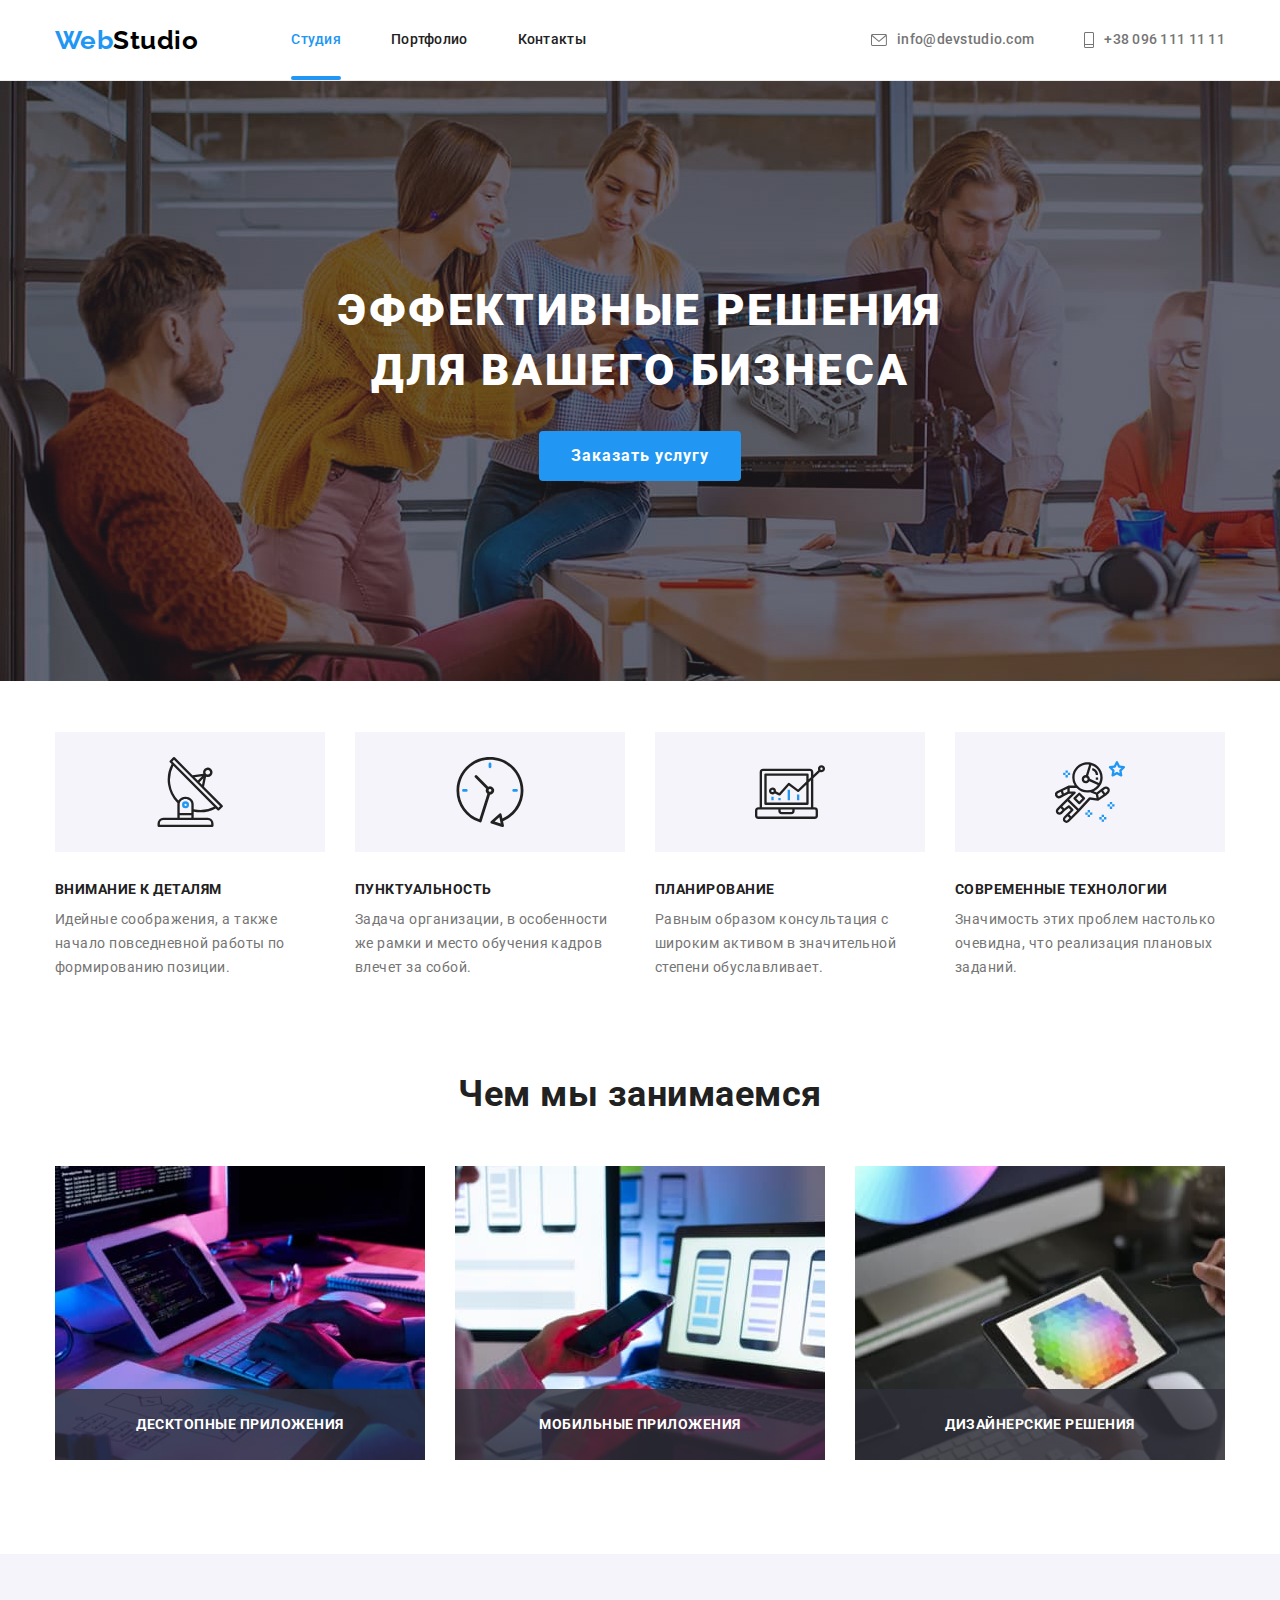
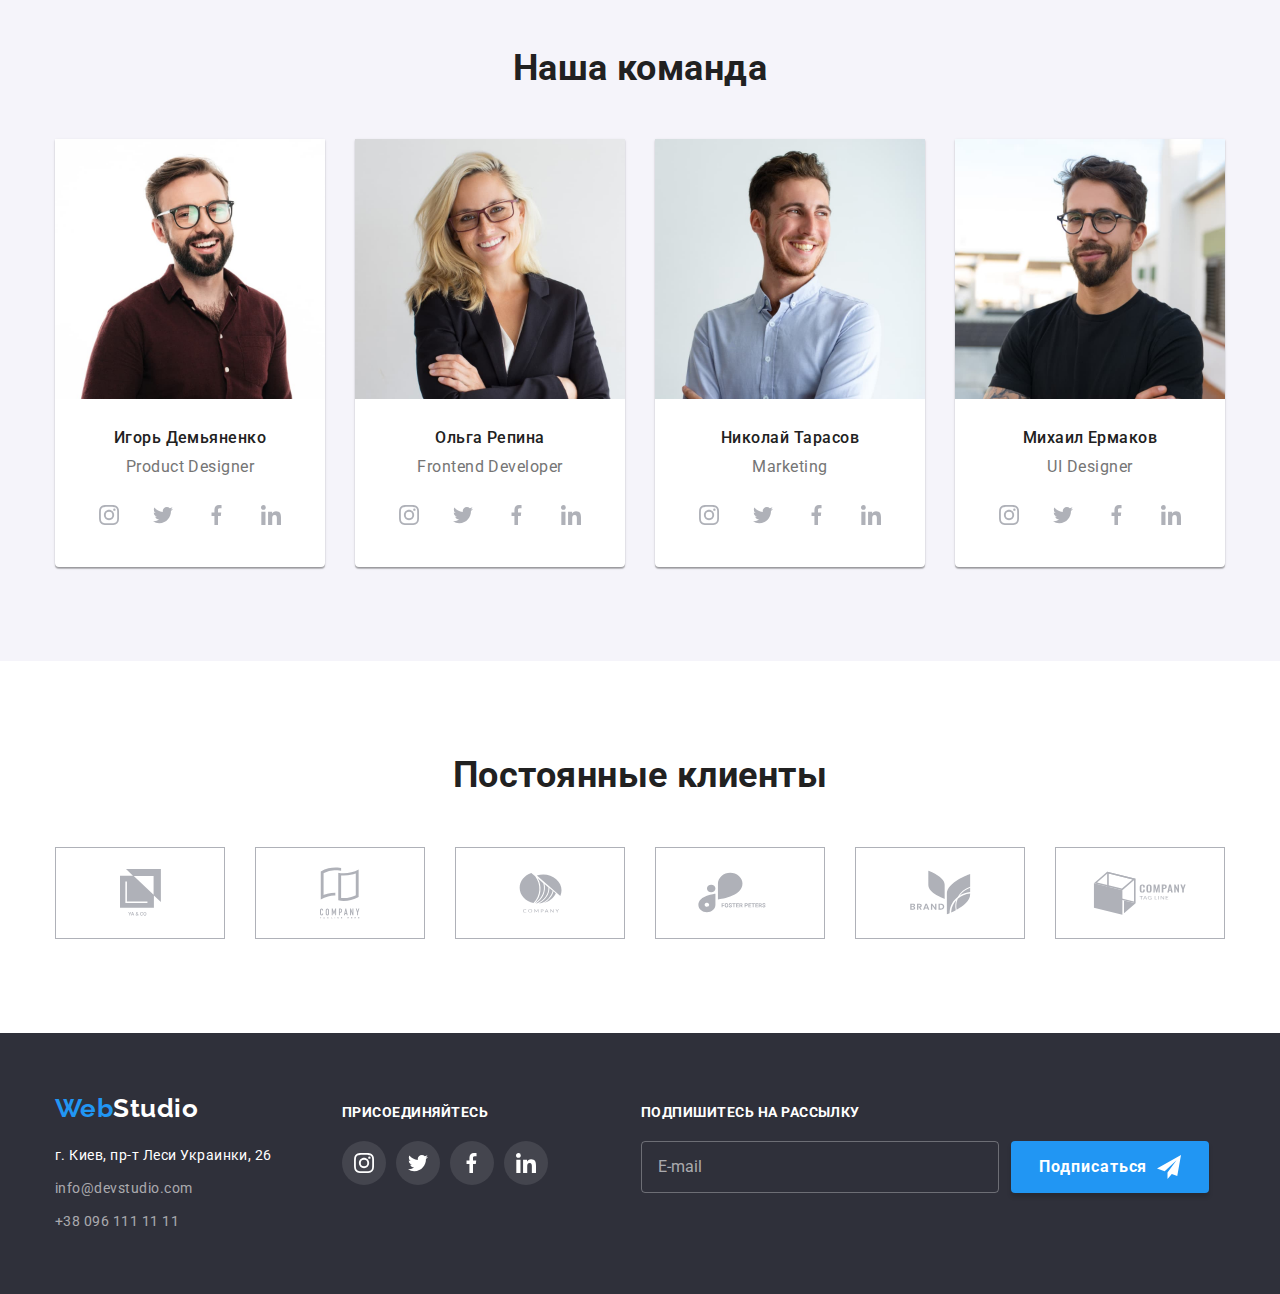
<file: index.html>
<!DOCTYPE html>
<html lang="ru">
  <head>
    <meta charset="UTF-8" />
    <meta http-equiv="X-UA-Compatible" content="IE=edge" />
    <meta name="viewport" content="width=device-width, initial-scale=1.0" />
    <title>WebStudio</title>
    <link rel="preconnect" href="https://fonts.gstatic.com" />
    <link
      href="https://fonts.googleapis.com/css2?family=Raleway:wght@700&family=Roboto:wght@400;500;700;900&display=swap"
      rel="stylesheet"
    />
    <link
      rel="stylesheet"
      href="https://cdnjs.cloudflare.com/ajax/libs/modern-normalize/1.0.0/modern-normalize.min.css"
    />
    <link rel="stylesheet" href="./css/main.min.css" />
  </head>

  <body>
    <!--Шапка-->
    <header class="page-header">
      <div class="container header">
        <nav class="navigation">
          <a href="" lang="en" class="logo link"><span class="logo--first-part">Web</span>Studio</a>
          <ul class="nav-menu link">
            <li class="nav-menu__item">
              <a href="" class="nav-menu__link nav-menu__link--current link">Студия</a>
            </li>
            <li class="nav-menu__item">
              <a href="./portfolio.html" class="nav-menu__link link">Портфолио</a>
            </li>
            <li class="nav-menu__item">
              <a href="" class="nav-menu__link link">Контакты</a>
            </li>
          </ul>
        </nav>
        <ul class="contact-list link">
          <li class="contact-list__item">
            <a href="mailto:info@devstudio.com" class="contact-list__link link">
              <svg class="contact-list__icon" width="16" height="12">
                <use href="./images/icons.svg#icon-envelope"></use>
              </svg>
              info@devstudio.com
            </a>
          </li>
          <li class="contact-list__item">
            <a href="tel:+380961111111" class="contact-list__link link">
              <svg class="contact-list__icon" width="10" height="16">
                <use href="./images/icons.svg#icon-phone"></use>
              </svg>
              +38 096 111 11 11
            </a>
          </li>
        </ul>
      </div>
    </header>

    <main>
      <!--Секция для заказа услуг-->
      <section class="hero-section">
        <div class="hero-section__image">
          <h1 class="hero-section__title">
            Эффективные решения<br />
            для вашего бизнеса
          </h1>
          <button type="button" class="hero-section__oder-button" data-modal-open>Заказать услугу</button>
        </div>             
      </section>
      <!--Особенности оказания услуг-->
      <section class="features-section section">
        <div class="container"> 
          <h2 class="features-section__title hidden">Особенности оказания услуг</h2>
          <ul class="features-list">
            <li class="features-list__item">
              <div class="features-list__item--icon-background">
                <svg class="features-list__icon">
                  <use href="./images/icons.svg#icon-antenna"></use>
                </svg>
              </div>
              <h3 class="features-list__title">Внимание к деталям</h3>
              <p class="features-list__discription">
                Идейные соображения, а также начало повседневной работы по формированию позиции.
              </p>
            </li>
            <li class="features-list__item">
              <div class="features-list__item--icon-background">
                <svg class="features-list__icon">
                  <use href="./images/icons.svg#icon-clock"></use>
                </svg>
              </div>
              <h3 class="features-list__title">Пунктуальность</h3>
              <p class="features-list__discription">
                Задача организации, в особенности же рамки и место обучения кадров влечет за собой.
              </p>
            </li>
            <li class="features-list__item">
              <div class="features-list__item--icon-background">
                <svg class="features-list__icon">
                  <use href="./images/icons.svg#icon-diagram"></use>
                </svg>
              </div>
              <h3 class="features-list__title">Планирование</h3>
              <p class="features-list__discription">
                Равным образом консультация с широким активом в значительной степени обуславливает.
              </p>
            </li>
            <li class="features-list__item">
              <div class="features-list__item--icon-background">
                <svg class="features-list__icon">
                  <use href="./images/icons.svg#icon-astronaut"></use>
                </svg>
              </div>
              <h3 class="features-list__title">Современные технологии</h3>
              <p class="features-list__discription">
                Значимость этих проблем настолько очевидна, что реализация плановых заданий.
              </p>
            </li>
          </ul>
        </div>
      </section>
      <!--Перечень услуг-->
      <section class="services-section section">
        <div class="container">
          <h2 class="services-section__title">Чем мы занимаемся</h2>
          <ul class="services-list">
            <li class="services-list__item">
              <img src="./images/box_1.jpg" alt="Человек работает на компьютере" width="370" />
              <h3 class="services-list__title">Десктопные приложения</h3>
            </li>
            <li class="services-list__item">
              <img src="./images/img.jpg" alt="Человек синхронизирует смартфон с ноутбуком" width="370"/>
              <h3 class="services-list__title">Мобильные приложения</h3>              
            </li>
            <li class="services-list__item">
              <img src="./images/box_3.jpg" alt="Человек выберает палитру на планшете" width="370" />              
              <h3 class="services-list__title">Дизайнерские решения</h3>              
            </li>
          </ul>
        </div>  
      </section>
      <!--Сотрудники-->
      <section class="employees-section section">
        <div class="container">
          <h2 class="employees-section__title">Наша команда</h2>
          <ul class="employees-cards">
            <li class="employees-cards__item">
              <img src="./images/img_(4).jpg" alt="Дизайнер компании" width="270" />
              <div class="employees-cards__caption">
                <h3 class="employees-cards__title">Игорь Демьяненко</h3>
                <p  class="employees-cards__text" lang="en">Product Designer</p>
                <ul class="employee-social-links">
                  <li class="employee-social-links__item">
                    <a class="social-link" href="https://www.instagram.com/">
                      <svg class="social-link__icon">
                        <use href="./images/icons.svg#icon-instagram"></use>
                      </svg>
                    </a>
                  </li>
                  <li class="employee-social-links__item">
                    <a class="social-link" href="">
                      <svg class="social-link__icon">
                        <use href="./images/icons.svg#icon-twitter"></use>
                      </svg>
                    </a>
                  </li>
                  <li class="employee-social-links__item">
                    <a class="social-link" href="">
                      <svg class="social-link__icon">
                        <use href="./images/icons.svg#icon-facebook"></use>
                      </svg>
                    </a>
                  </li>
                  <li class="employee-social-links__item">
                    <a class="social-link" href="">
                      <svg class="social-link__icon">
                        <use href="./images/icons.svg#icon-linkedin"></use>
                      </svg>
                    </a>
                  </li>
                </ul>  
              </div>                          
            </li>
            <li class="employees-cards__item">
              <img src="./images/img_(1)(1).jpg" alt="Frontend разработчик компании" width="270" />
              <div class="employees-cards__caption">
                <h3 class="employees-cards__title">Ольга Репина</h3>
                <p  class="employees-cards__text" lang="en">Frontend Developer</p>
                <ul class="employee-social-links">
                  <li class="employee-social-links__item">
                    <a class="social-link" href="https://www.instagram.com/">
                      <svg class="social-link__icon">
                        <use href="./images/icons.svg#icon-instagram"></use>
                      </svg>
                    </a>
                  </li>
                  <li class="employee-social-links__item">
                    <a class="social-link" href="">
                      <svg class="social-link__icon">
                        <use href="./images/icons.svg#icon-twitter"></use>
                      </svg>
                    </a>
                  </li>
                  <li class="employee-social-links__item">
                    <a class="social-link" href="">
                      <svg class="social-link__icon">
                        <use href="./images/icons.svg#icon-facebook"></use>
                      </svg>
                    </a>
                  </li>
                  <li class="employee-social-links__item">
                    <a class="social-link" href="">
                      <svg class="social-link__icon">
                        <use href="./images/icons.svg#icon-linkedin"></use>
                      </svg>
                    </a>
                  </li>
                </ul>  
              </div>              
            </li>
            <li class="employees-cards__item">
              <img src="./images/img_(2)(1).jpg" alt="Маркетолог компании" width="270" />
              <div class="employees-cards__caption">
                <h3 class="employees-cards__title">Николай Тарасов</h3>
                <p  class="employees-cards__text" lang="en">Marketing</p>
                <ul class="employee-social-links">
                  <li class="employee-social-links__item">
                    <a class="social-link" href="https://www.instagram.com/">
                      <svg class="social-link__icon">
                        <use href="./images/icons.svg#icon-instagram"></use>
                      </svg>
                    </a>
                  </li>
                  <li class="employee-social-links__item">
                    <a class="social-link" href="">
                      <svg class="social-link__icon">
                        <use href="./images/icons.svg#icon-twitter"></use>
                      </svg>
                    </a>
                  </li>
                  <li class="employee-social-links__item">
                    <a class="social-link" href="">
                      <svg class="social-link__icon">
                        <use href="./images/icons.svg#icon-facebook"></use>
                      </svg>
                    </a>
                  </li>
                  <li class="employee-social-links__item">
                    <a class="social-link" href="">
                      <svg class="social-link__icon">
                        <use href="./images/icons.svg#icon-linkedin"></use>
                      </svg>
                    </a>
                  </li>
                </ul>
              </div>              
            </li>
            <li class="employees-cards__item">
              <img src="./images/img_(3)(1).jpg" alt="Дизайнер компании" width="270" />
              <div class="employees-cards__caption">
                <h3 class="employees-cards__title">Михаил Ермаков</h3>
                <p  class="employees-cards__text" lang="en">UI Designer</p>
                <ul class="employee-social-links">
                  <li class="employee-social-links__item">
                    <a class="social-link" href="https://www.instagram.com/">
                      <svg class="social-link__icon">
                        <use href="./images/icons.svg#icon-instagram"></use>
                      </svg>
                    </a>
                  </li>
                  <li class="employee-social-links__item">
                    <a class="social-link" href="">
                      <svg class="social-link__icon">
                        <use href="./images/icons.svg#icon-twitter"></use>
                      </svg>
                    </a>
                  </li>
                  <li class="employee-social-links__item">
                    <a class="social-link" href="">
                      <svg class="social-link__icon">
                        <use href="./images/icons.svg#icon-facebook"></use>
                      </svg>
                    </a>
                  </li>
                  <li class="employee-social-links__item">
                    <a class="social-link" href="">
                      <svg class="social-link__icon">
                        <use href="./images/icons.svg#icon-linkedin"></use>
                      </svg>
                    </a>
                  </li>
                </ul>
              </div>              
            </li>
          </ul>
        </div>  
      </section>
      <!--Клиенты-->
      <section class="clients-section section">
        <div class="container">
          <h2 class="clients-section__title">Постоянные клиенты</h2>
          <ul class="clients-list">
            <li class="clients-list__item">
              <a class="clients-list__link" href="">
                <svg class="clients-list__icon" width="41" height="47">
                  <use href="./images/icons.svg#icon-client1"></use>
                </svg>
              </a>
            </li>
            <li class="clients-list__item">
              <a class="clients-list__link" href="">
                <svg class="clients-list__icon" width="40" height="52">
                  <use href="./images/icons.svg#icon-client2"></use>
                </svg>
              </a>
            </li>
            <li class="clients-list__item">
              <a class="clients-list__link" href="">
                <svg class="clients-list__icon" width="43" height="41">
                  <use href="./images/icons.svg#icon-client3"></use>
                </svg>
              </a>
            </li>
            <li class="clients-list__item">
              <a class="clients-list__link" href="">
                <svg class="clients-list__icon" width="84" height="41">
                  <use href="./images/icons.svg#icon-client4"></use>
                </svg>
              </a>
            </li>
            <li class="clients-list__item">
              <a class="clients-list__link" href="">
                <svg class="clients-list__icon" width="63" height="45">
                  <use href="./images/icons.svg#icon-client5"></use>
                </svg>
              </a>
            </li>
            <li class="clients-list__item">
              <a class="clients-list__link" href="">
                <svg class="clients-list__icon" width="94" height="44">
                  <use href="./images/icons.svg#icon-client6"></use>
                </svg>
              </a>
            </li>
          </ul>
        </div>
      </section>
    </main>
    <!--Подвал-->
    <footer class="page-footer">
      <div class="footer container">
        <div class="footer-contact">
          <a href="" lang="en" class="logo logo-footer link"
            ><span class="logo--first-part">Web</span>Studio</a>
          <address class="footer-contact__address">
            г. Киев, пр-т Леси Украинки, 26
            <ul class="address-list">
              <li>
                <a href="mailto:info@devstudio.com" class="address-list__link link">info@devstudio.com</a>
              </li>
              <li class="address-list__item">
                <a href="tel:+380961111111" class="address-list__link link">+38 096 111 11 11</a>
              </li>
            </ul>
          </address>
        </div>
        <div class="footer-invitation">
          <p class="footer-invitation__text">присоединяйтесь</p>
          <ul class="footer-social-link-list">
            <li class="footer-social-links__item">
              <a class="social-link social-link--footer-colors" href="https://www.instagram.com/">
                <svg class="social-link__icon">
                  <use href="./images/icons.svg#icon-instagram"></use>
                </svg>
              </a>
            </li>
            <li class="footer-social-links__item">
              <a class="social-link social-link--footer-colors" href="">
                <svg class="social-link__icon">
                  <use href="./images/icons.svg#icon-twitter"></use>
                </svg>
              </a>
            </li>
            <li class="footer-social-links__item">
              <a class="social-link social-link--footer-colors" href="">
                <svg class="social-link__icon">
                  <use href="./images/icons.svg#icon-facebook"></use>
                </svg>
              </a>
            </li>
            <li class="footer-social-links__item">
              <a class="social-link social-link--footer-colors" href="">
                <svg class="social-link__icon">
                  <use href="./images/icons.svg#icon-linkedin"></use>
                </svg>
              </a>
            </li>
          </ul>
        </div>
        <form class="subscribing-form">
          <label for="email" class="subscribing-form__text">Подпишитесь на рассылку</label>
          <div class="subscribing-form__area">            
            <input type="email" name="email" id="email" placeholder="E-mail" class="subscribing-form__input" required/>   
            <button type="submit" class="subscribe-btn">Подписаться
              <svg class="subscribe-btn__icon" width="24" height="24">
                <use href="./images/icons.svg#icon-telegram"></use>
              </svg>
            </button>  
          </div>         
        </form> 
      
      </div>
    </footer>
    <!-- Модальное окно -->
    <div class="backdrop is-hidden" data-modal>
      <div class="modal">
        <button type="button" class="close-modal" data-modal-close>
          <svg class="close-modal__icon" width="11" height="11">
            <use href="./images/icons.svg#close-modal"></use>
          </svg>
        </button>
        <p class="modal__title">Оставьте свои данные, мы вам перезвоним</p>
        <form name="call-back-form" autocomplete="on" class="call-back-form">
          <label class="form-field">
            <span class="form-field__text">Имя</span>
            <span class="form-field__input--icon-position">
              <input class="form-field__input" type="text" name="user-name" autofocus>
              <svg class="form-field__icon">
                <use href="./images/icons.svg#icon-person-black"></use>
              </svg>
            </span>
          </label>
          <label class="form-field">
            <span class="form-field__text">Телефон</span>
            <span class="form-field__input--icon-position">
              <input class="form-field__input" type="tel" name="phone">
              <svg class="form-field__icon">
                <use href="./images/icons.svg#icon-phone-black"></use>
              </svg>
            </span>
          </label>
          <label class="form-field">
            <span class="form-field__text">Почта</span>
            <span class="form-field__input--icon-position">
              <input class="form-field__input" type="email" name="email">
              <svg class="form-field__icon">
                <use href="./images/icons.svg#icon-email-black"></use>
              </svg>
            </span>
         </label>
          <label class="form-field">
            <span class="form-field__text">Комментарий</span>
            <textarea class="form-field__textarea" name="comment" placeholder="Введите текст"></textarea>
          </label>
          <label class="agreement" for="agreement">
            <input class="checkbox" type="checkbox" name="agreement" value="agreement" id="agreement">  
            <span class="checkbox__icon"></span>
            <span class="checkbox__text">
              Соглашаюсь с рассылкой и принимаю 
              <a class="agreement__link" href="">Условия договора</a>
            </span>
          </label>          
          <button class="call-back-submit-btn" type="submit">Отправить</button>
        </form>
      </div>
    </div>   
    <script src="./js/modal.js"></script>
    
  </body>
</html>
</file>
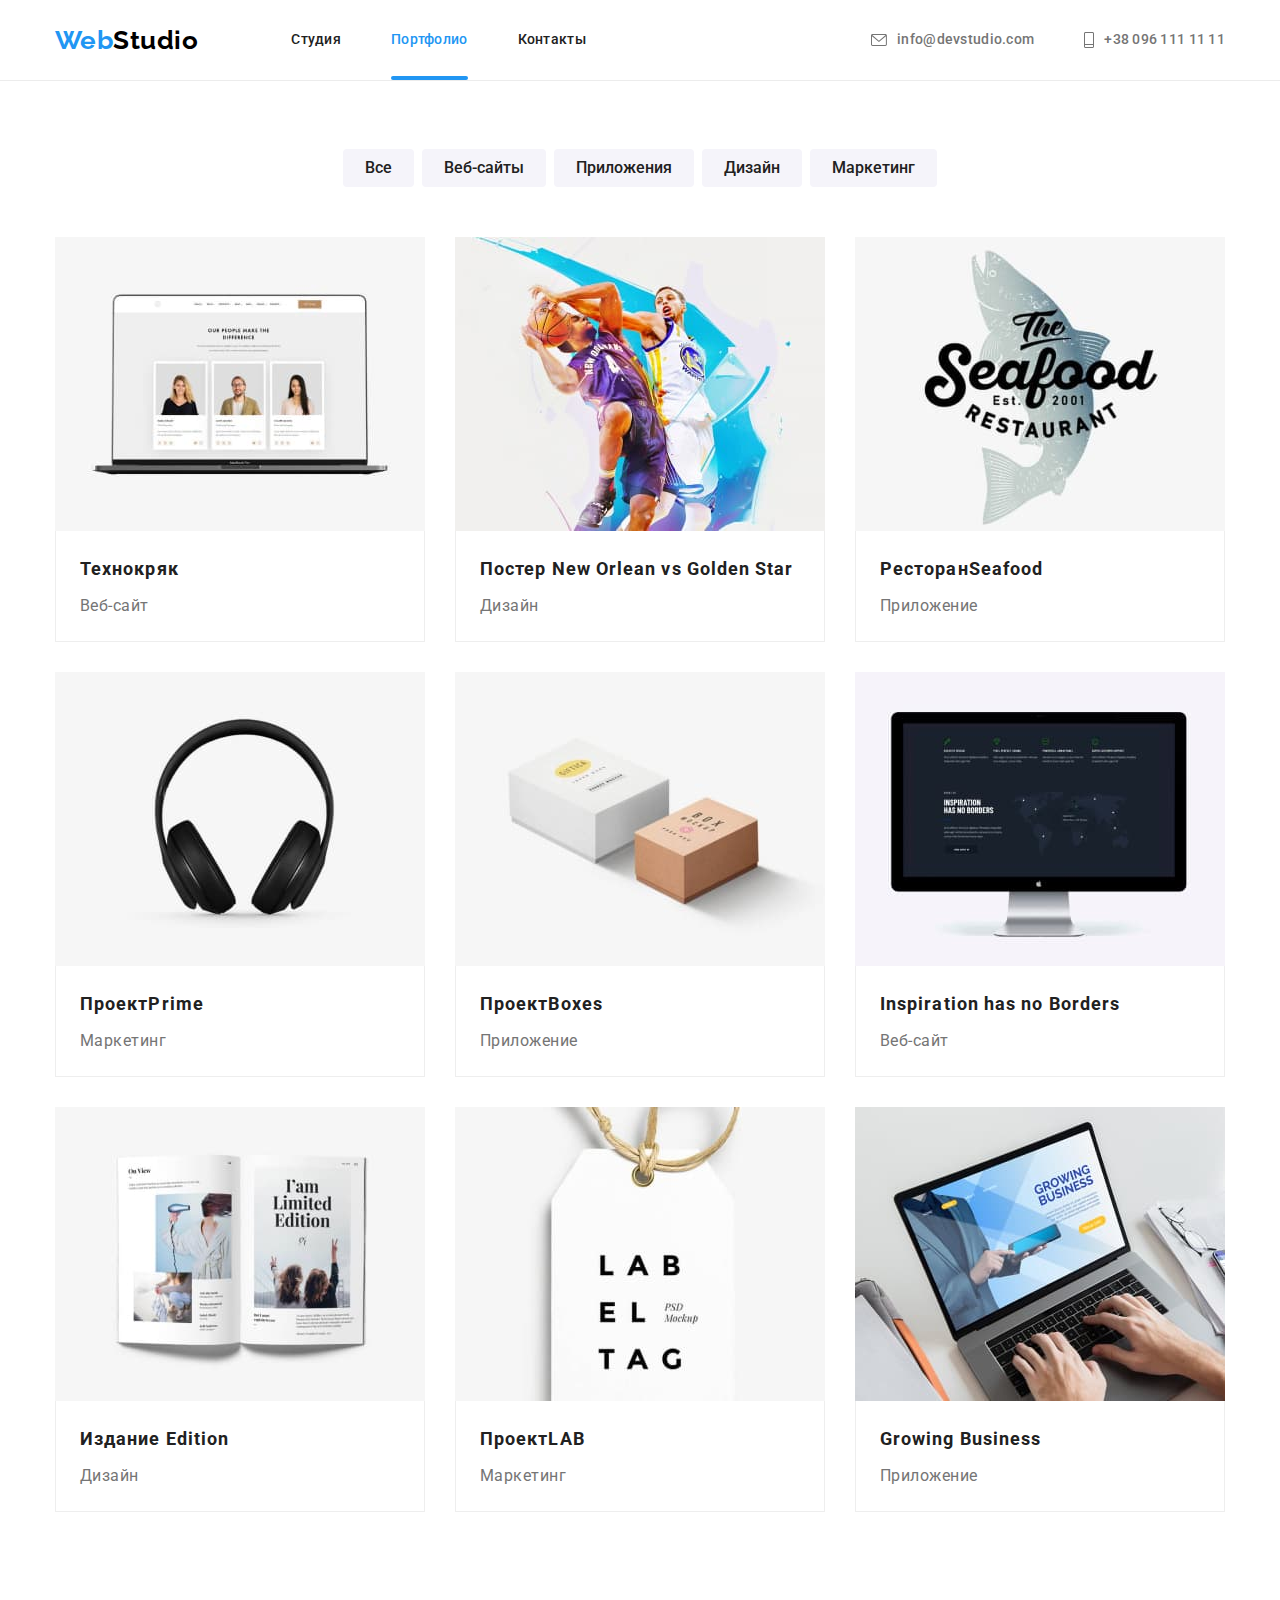
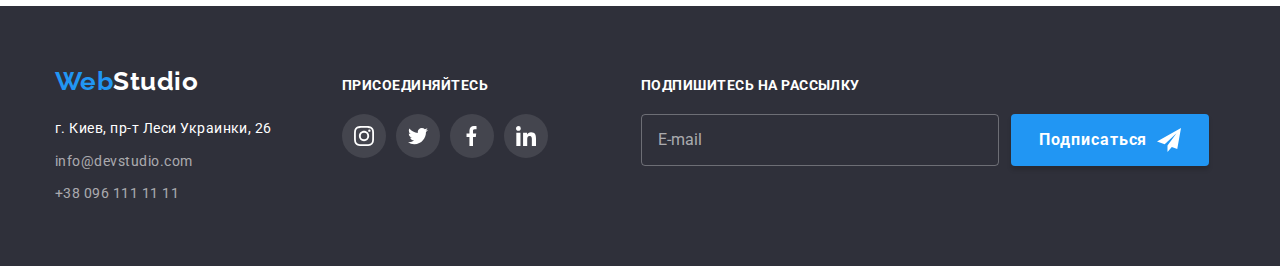
<file: portfolio.html>
<!DOCTYPE html>
<html lang="ru">
<head>
    <meta charset="UTF-8">
    <meta http-equiv="X-UA-Compatible" content="IE=edge">
    <meta name="viewport" content="width=device-width, initial-scale=1.0">
    <title>Портфолио</title>
    <link rel="preconnect" href="https://fonts.gstatic.com">
    <link href="https://fonts.googleapis.com/css2?family=Raleway:wght@700&family=Roboto:wght@400;500;700;900&display=swap"
      rel="stylesheet">
    <link rel="stylesheet" href="https://cdnjs.cloudflare.com/ajax/libs/modern-normalize/1.0.0/modern-normalize.min.css">
    <link rel="stylesheet" href="./css/main.min.css">
</head>

<body>
  <!--Шапка-->
  <header class="page-header">
    <div class="container header">
      <nav class="navigation">
        <a href="" lang="en" class="logo link"><span class="logo--first-part">Web</span>Studio</a>
        <ul class="nav-menu link">
          <li class="nav-menu__item">
            <a href="./index.html" class="nav-menu__link link">Студия</a>
          </li>
          <li class="nav-menu__item">
            <a href="" class="nav-menu__link nav-menu__link--current link">Портфолио</a>
          </li>
          <li class="nav-menu__item">
            <a href="" class="nav-menu__link link">Контакты</a>
          </li>
        </ul>
      </nav>
      <ul class="contact-list link">
        <li class="contact-list__item">
          <a href="mailto:info@devstudio.com" class="contact-list__link link">
            <svg class="contact-list__icon" width="16" height="12">
              <use href="./images/icons.svg#icon-envelope"></use>
            </svg>
            info@devstudio.com
          </a>
        </li>
        <li class="contact-list__item">
          <a href="tel:+380961111111" class="contact-list__link link">
            <svg class="contact-list__icon" width="10" height="16">
              <use href="./images/icons.svg#icon-phone"></use>
            </svg>
            +38 096 111 11 11
          </a>
        </li>
      </ul>
    </div>
  </header>
      
  <main>
    <section class="section">
      <div class="container">
        <!--скрыть заголовок-->
        <h1 class="hidden">Наши работы</h1>
        <!--Фильтр работ-->
        <ul class="filtr-button-list">
          <li class="filtr-button-list__item">
            <button type="button" class="filtr-button">Все</button>
          </li>
          <li class="filtr-button-list__item">
            <button type="button" class="filtr-button">Веб-сайты</button>
          </li>
          <li class="filtr-button-list__item">
            <button type="button" class="filtr-button">Приложения</button>
          </li>
          <li class="filtr-button-list__item">
            <button type="button" class="filtr-button">Дизайн</button>
          </li>
          <li class="filtr-button-list__item">
            <button type="button" class="filtr-button">Маркетинг</button>
          </li>
        </ul>
        <!--Галерея работ-->
        <ul class="gallery-list">
          <li class="gallery-list__item">
            <a class="gallery-list__link link" href="">
              <div class="thumb">
                <p class="thumb__overlay">Технокряк это современная площадка распространения коронавируса. Компании используют эту платформу для цифрового шпионажа и атак на защищённые сервера конкурентов.</p>
                <img src="./images/website1.jpg" alt="Открытый ноутбук" width=370 height="294">
              </div>
              <div class="thumb__caption">
                <h3 class="thumb__title">Технокряк</h3>
                <p class="thumb__discription">Веб-сайт</p>
              </div>
            </a>  
          </li>
          <li class="gallery-list__item">
            <a class="gallery-list__link link" href="">
              <div class="thumb">
                <p class="thumb__overlay">Технокряк это современная площадка распространения коронавируса. Компании используют эту платформу для цифрового шпионажа и атак на защищённые сервера конкурентов.</p>
                <img src="./images/design1.jpg" alt="Игра в баскетбол" width=370 height="294">
              </div>
              <div class="thumb__caption">
                <h3 class="thumb__title">Постер <span lang="en">New Orlean vs Golden Star</span></h3>
                <p class="thumb__discription">Дизайн</p>
              </div>              
            </a> 
          </li>
          <li class="gallery-list__item">
            <a class="gallery-list__link link" href="">
              <div class="thumb">
                <p class="thumb__overlay">Технокряк это современная площадка распространения коронавируса. Компании используют эту платформу для цифрового шпионажа и атак на защищённые сервера конкурентов.</p>
                <img src="./images/apps-restourant.jpg" alt="Логотип ресторана морепродуктов" width=370 height="294">
              </div>
              <div class="thumb__caption">
                <h3 class="thumb__title">Ресторан<span lang="en">Seafood</span></h3>
                <p class="thumb__discription">Приложение</p>
              </div>              
            </a>
          </li>
          <li class="gallery-list__item">
            <a class="gallery-list__link link" href="">
              <div class="thumb">
                <p class="thumb__overlay">Технокряк это современная площадка распространения коронавируса. Компании используют эту платформу для цифрового шпионажа и атак на защищённые сервера конкурентов.</p>
                <img src="./images/marketing-prime.jpg" alt="Наушники" width=370 height="294">
              </div>
              <div class="thumb__caption">
                <h3 class="thumb__title">Проект<span lang="en">Prime</span></h3>
                <p class="thumb__discription">Маркетинг</p>
              </div>                
            </a> 
          </li>
          <li class="gallery-list__item">
            <a class="gallery-list__link link" href="">
              <div class="thumb">
                <p class="thumb__overlay">Технокряк это современная площадка распространения коронавируса. Компании используют эту платформу для цифрового шпионажа и атак на защищённые сервера конкурентов.</p>
                <img src="./images/apps-boxes.jpg" alt="Две коробки" width=370 height="294">
              </div>
              <div class="thumb__caption">
                <h3 class="thumb__title">Проект<span lang="en">Boxes</span></h3>
                <p class="thumb__discription">Приложение</p>
              </div>              
            </a>  
          </li>
          <li class="gallery-list__item">
            <a class="gallery-list__link link" href="">
              <div class="thumb">
                <p class="thumb__overlay">Технокряк это современная площадка распространения коронавируса. Компании используют эту платформу для цифрового шпионажа и атак на защищённые сервера конкурентов.</p>
                <img src="./images/website2.jpg" alt="Монитор компьютера" width=370 height="294">
              </div>
              <div class="thumb__caption">
                <h3 lang="en" class="thumb__title">Inspiration has no Borders</h3>
                <p class="thumb__discription">Веб-сайт</p>
              </div>              
            </a>  
          </li>
          <li class="gallery-list__item">
            <a class="gallery-list__link link" href="">
              <div class="thumb">
                <p class="thumb__overlay">Технокряк это современная площадка распространения коронавируса. Компании используют эту платформу для цифрового шпионажа и атак на защищённые сервера конкурентов.</p>
                <img src="./images/design2.jpg" alt="Раскрытая книга" width=370 height="294">
              </div>              
              <div class="thumb__caption">
                <h3 class="thumb__title">Издание <span lang="en">Edition</span></h3>
                <p class="thumb__discription">Дизайн</p>
              </div>              
            </a>  
          </li>
          <li class="gallery-list__item">
            <a class="gallery-list__link link" href="">
              <div class="thumb">
                <p class="thumb__overlay">Технокряк это современная площадка распространения коронавируса. Компании используют эту платформу для цифрового шпионажа и атак на защищённые сервера конкурентов.</p>
                <img src="./images/marketing-lab.jpg" alt="Этикетка" width=370 height="294">
              </div>              
              <div class="thumb__caption">
                <h3 class="thumb__title">Проект<span lang="en">LAB</span></h3>
                <p class="thumb__discription">Маркетинг</p>
              </div>              
            </a>  
          </li>
          <li class="gallery-list__item">
            <a class="gallery-list__link link" href="">
              <div class="thumb">
                <p class="thumb__overlay">Технокряк это современная площадка распространения коронавируса. Компании используют эту платформу для цифрового шпионажа и атак на защищённые сервера конкурентов.</p>
                <img src="./images/apps-business.jpg" alt="Человек работает на ноутбуке" width=370 height="294">
              </div>              
              <div class="thumb__caption">
                <h3 lang="en" class="thumb__title">Growing Business</h3>
                <p class="thumb__discription">Приложение</p>
              </div>              
            </a>  
          </li>
        </ul>
      </div>
    </section>
  </main>

  <!--Подвал-->
  <footer class="page-footer">
    <div class="footer container">
      <div class="footer-contact">
        <a href="" lang="en" class="logo logo-footer link"><span class="logo--first-part">Web</span>Studio</a>
        <address class="footer-contact__address">
          г. Киев, пр-т Леси Украинки, 26
          <ul class="address-list">
            <li>
              <a href="mailto:info@devstudio.com" class="address-list__link link">info@devstudio.com</a>
            </li>
            <li class="address-list__item">
              <a href="tel:+380961111111" class="address-list__link link">+38 096 111 11 11</a>
            </li>
          </ul>
        </address>
      </div>
      <div class="footer-invitation">
        <p class="footer-invitation__text">присоединяйтесь</p>
        <ul class="footer-social-link-list">
          <li class="footer-social-links__item">
            <a class="social-link social-link--footer-colors" href="https://www.instagram.com/">
              <svg class="social-link__icon">
                <use href="./images/icons.svg#icon-instagram"></use>
              </svg>
            </a>
          </li>
          <li class="footer-social-links__item">
            <a class="social-link social-link--footer-colors" href="">
              <svg class="social-link__icon">
                <use href="./images/icons.svg#icon-twitter"></use>
              </svg>
            </a>
          </li>
          <li class="footer-social-links__item">
            <a class="social-link social-link--footer-colors" href="">
              <svg class="social-link__icon">
                <use href="./images/icons.svg#icon-facebook"></use>
              </svg>
            </a>
          </li>
          <li class="footer-social-links__item">
            <a class="social-link social-link--footer-colors" href="">
              <svg class="social-link__icon">
                <use href="./images/icons.svg#icon-linkedin"></use>
              </svg>
            </a>
          </li>
        </ul>
      </div>
      <form class="subscribing-form">
        <label for="email" class="subscribing-form__text">Подпишитесь на рассылку</label>
        <div class="subscribing-form__area">
          <input type="email" name="email" id="email" placeholder="E-mail" class="subscribing-form__input" required />
          <button type="submit" class="subscribe-btn">Подписаться
            <svg class="subscribe-btn__icon" width="24" height="24">
              <use href="./images/icons.svg#icon-telegram"></use>
            </svg>
          </button>
        </div>
      </form>  
    </div>
  </footer>
</body>
</html>
</file>
<file: css/main.min.css>
:root{--primery-text-color: #757575;--title-color: #212121;--white-color: #ffffff;--accent: #2196f3;--main-background-color: #ffffff;--secondary-background-color: #f5f4fa;--hero-footer-background: #2f303a;--second-part-of-logo: #000000;--phone-mail-in-footer: rgba(255, 255, 255, 0.6);--header-border: #ececec;--cards-border: #eeeeee;--social-links-color: #afb1b8;--footer-social-links-back: rgba(255, 255, 255, 0.1);--services-title-bg: rgba(47, 48, 58, 0.8);--overlay-bg: rgba(33, 150, 243, 0.9);--backdrop-color: rgba(0, 0, 0, 0.2);--action-btn-color: #188ce8;--primary-text-font: Roboto, sans-serif;--logo-text-font: Raleway, sans-serif}.header,.navigation,.nav-menu,.contact-list,.features-list,.services-list,.employees-cards,.footer,.filtr-button-list,.gallery-list{display:flex;align-items:center}.features-section__title,.services-section__title,.employees-section__title,.clients-section__title{margin-bottom:50px;color:var(--title-color);font-weight:700;font-size:36px;line-height:1.16;text-align:center}.form-field__textarea,.form-field__input{width:100%;border:1px solid rgba(33,33,33,0.2);border-radius:4px;transition:border-color 250ms cubic-bezier(0.4, 0, 0.2, 1)}ul,p{list-style:none;margin:0;padding:0}.link{text-decoration:none}h1,h2,h3,h4{margin:0}img{display:block}body{background-color:var(--main-background-color);color:var(--primery-text-color);font-family:var(--primary-text-font);letter-spacing:0.03em}.container{width:1200px;padding:0 15px;margin-left:auto;margin-right:auto}.hidden{position:absolute;width:1px;height:1px;margin:-1px;border:0;padding:0;white-space:nowrap;clip-path:inset(100%);clip:rect(0 0 0 0);overflow:hidden}.section{padding-top:94px;padding-bottom:94px}.logo{margin-right:93px;color:var(--second-part-of-logo);font-family:Raleway, sans-serif;font-weight:700;font-size:26px;line-height:1.19}.logo--first-part{color:var(--accent)}.logo-footer{margin-right:0;color:var(--white-color)}.hero-section__oder-button{padding:10px 32px;margin-left:auto;margin-right:auto;border-radius:4px;border:none;color:var(--white-color);background-color:var(--accent);font-family:inherit;font-weight:700;font-size:16px;line-height:1.87;text-align:center;letter-spacing:0.06em;cursor:pointer}.hero-section__oder-button:active{background-color:var(--action-btn-color)}.subscribe-btn{display:flex;align-items:center;padding:10px 28px;background-color:var(--accent);color:var(--white-color);font-weight:700;font-size:16px;line-height:1.87;letter-spacing:0.06em;border:none;box-shadow:0px 4px 4px rgba(0,0,0,0.15);border-radius:4px;cursor:pointer}.subscribe-btn:active{background-color:var(--action-btn-color)}.subscribe-btn__icon{margin-left:10px;fill:var(--white-color)}.call-back-submit-btn{display:block;margin-left:auto;margin-right:auto;padding:10px 55px;color:var(--white-color);background-color:var(--accent);font-family:inherit;font-weight:700;font-size:16px;line-height:1.88;text-align:center;letter-spacing:0.06em;border-radius:4px;border:none;box-shadow:0px 4px 4px rgba(0,0,0,0.15);cursor:pointer}.call-back-submit-btn:active{background-color:var(--action-btn-color)}.filtr-button{padding:6px 22px;color:var(--title-color);background-color:var(--secondary-background-color);font-family:inherit;font-weight:500;font-size:16px;line-height:1.62;cursor:pointer;border:none;border-radius:4px;transition:background-color 250ms cubic-bezier(0.4, 0, 0.2, 1),color 250ms cubic-bezier(0.4, 0, 0.2, 1),box-shadow 250ms cubic-bezier(0.4, 0, 0.2, 1)}.filtr-button:hover,.filtr-button:focus{color:var(--white-color);background-color:var(--accent);box-shadow:0px 2px 2px 0px rgba(0,0,0,0.12),0px 1px 2px 0px rgba(0,0,0,0.08),0px 3px 1px 0px rgba(0,0,0,0.1)}.social-link{display:flex;width:44px;height:44px;justify-content:center;align-items:center;color:var(--social-links-color);border-radius:50%;transition:color 250ms cubic-bezier(0.4, 0, 0.2, 1),background-color 250ms cubic-bezier(0.4, 0, 0.2, 1)}.social-link:hover,.social-link:focus{color:var(--white-color);background-color:var(--accent);border-radius:50%}.social-link__icon{width:20px;height:20px;fill:currentColor}.social-link--footer-colors{color:var(--white-color);background-color:var(--footer-social-links-back);transition:background-color 250ms cubic-bezier(0.4, 0, 0.2, 1)}.page-header{border-bottom-color:var(--header-border);border-bottom-style:solid;border-bottom-width:1px}.nav-menu__link{display:block;padding:32px 0;color:var(--title-color);font-weight:500;font-size:14px;line-height:1.14;letter-spacing:0.02em;transition:color 250ms cubic-bezier(0.4, 0, 0.2, 1)}.nav-menu__link:hover,.nav-menu__link:focus{color:var(--accent)}.nav-menu__link--current{color:var(--accent);padding-bottom:0}.nav-menu__link--current::after{display:block;content:' ';height:4px;margin-top:28px;background-color:var(--accent);border-radius:2px}.nav-menu__item:not(:last-child),.contact-list__item:not(:last-child){margin-right:50px}.contact-list{margin-left:auto}.contact-list__link{display:flex;padding:32px 0;align-items:center;color:var(--primery-text-color);font-weight:500;font-size:14px;line-height:1.14;letter-spacing:0.02em;transition:color 250ms cubic-bezier(0.4, 0, 0.2, 1)}.contact-list__link:hover,.contact-list__link:focus{color:var(--accent)}.contact-list__icon{margin-right:10px;fill:currentColor}.hero-section{text-align:center}.hero-section__image{padding:200px 0;margin-left:auto;margin-right:auto;max-width:1600px;height:600px;background-color:var(--hero-footer-background);background-image:linear-gradient(to right, rgba(47,48,58,0.4), rgba(47,48,58,0.4)),url(../images/hero.jpg)}.hero-section__title{margin:0 auto 30px;color:var(--white-color);font-weight:900;font-size:44px;line-height:1.36;text-align:center;letter-spacing:0.06em;text-transform:uppercase}.features-section{padding-top:91px}.features-list{margin-top:-40px}.features-list__item{width:270px}.features-list__item:not(:last-child){margin-right:30px}.features-list__item--icon-background{height:120px;display:flex;justify-content:center;align-items:center;background-color:var(--secondary-background-color)}.features-list__icon{width:70px;height:70px}.features-list__title{margin-top:30px;margin-bottom:10px;color:var(--title-color);font-weight:700;font-size:14px;line-height:1.14;text-transform:uppercase}.features-list__discription{font-size:14px;line-height:1.71}.services-section{padding-top:0}.services-list{justify-content:space-between}.services-list__item{position:relative}.services-list__title{position:absolute;bottom:0;width:100%;padding-top:27px;padding-bottom:27px;text-align:center;font-size:14px;line-height:1.17;text-transform:uppercase;color:var(--white-color);background-color:var(--services-title-bg)}.employees-section{background-color:var(--secondary-background-color)}.employees-cards__item{width:270px;background-color:var(--white-color);font-size:16px;line-height:1.18;box-shadow:0px 2px 1px 0px rgba(0,0,0,0.2),0px 1px 1px 0px rgba(0,0,0,0.14),0px 1px 3px 0px rgba(0,0,0,0.12);border-radius:0px 0px 4px 4px}.employees-cards__item:not(:last-child){margin-right:30px}.employees-cards__caption{padding-top:30px;padding-bottom:30px;text-align:center}.employees-cards__title{margin-bottom:10px;color:var(--title-color);font-weight:500;font-size:16px;line-height:1.18}.employees-cards__text{margin-bottom:16px}.employee-social-links{display:flex;justify-content:center}.employee-social-links__item:not(:last-child){margin-right:10px}.clients-list{display:flex;justify-content:center}.clients-list__item:not(:last-child){margin-right:30px}.clients-list__link{display:flex;width:170px;height:92px;justify-content:center;align-items:center;color:var(--social-links-color);border:1px solid var(--social-links-color);transition:color 250ms cubic-bezier(0.4, 0, 0.2, 1),border 250ms cubic-bezier(0.4, 0, 0.2, 1)}.clients-list__link:hover,.clients-list__link:focus{color:var(--accent);border:1px solid var(--accent)}.clients-list__icon{fill:currentColor}.page-footer{background-color:var(--hero-footer-background)}.footer{padding-top:60px;padding-bottom:60px;margin-right:auto;align-items:baseline}.footer-contact{margin-right:70px}.footer-contact__address{margin-top:20px;color:var(--white-color);font-style:normal;font-size:14px;line-height:1.71}.address-list,.address-list__item{margin-top:9px}.address-list__link{color:var(--phone-mail-in-footer);transition:color 250ms cubic-bezier(0.4, 0, 0.2, 1)}.address-list__link:hover,.address-list__link:focus{color:var(--accent)}.footer-invitation{margin-right:93px}.footer-invitation__text,.subscribing-form__text{margin-bottom:20px;color:var(--white-color);font-weight:700;font-size:14px;line-height:1.14;text-transform:uppercase}.footer-social-link-list{display:flex}.footer-social-links__item:not(:last-child){margin-right:10px}.subscribing-form{display:flex;flex-direction:column}.subscribing-form__area{display:flex}.subscribing-form__input{padding:15px 16px;width:358px;margin-right:12px;color:var(--phone-mail-in-footer);background-color:transparent;font-size:16px;line-height:1.25;border:1px solid rgba(255,255,255,0.3);border-radius:4px}.subscribing-form__input::placeholder{color:var(--phone-mail-in-footer)}.filtr-button-list{justify-content:center;margin-top:-26px}.filtr-button-list__item:not(:last-child){margin-right:8px}.thumb{position:relative;overflow:hidden}.thumb__overlay{position:absolute;transform:translateY(100%);width:100%;height:100%;padding:63px 24px;background-color:var(--overlay-bg);font-size:18px;line-height:1.56;color:var(--white-color);transition:transform 250ms cubic-bezier(0.4, 0, 0.2, 1)}.gallery-list__link:hover .thumb__overlay,.gallery-list__link:focus .thumb__overlay{transform:translateY(0%)}.gallery-list{flex-wrap:wrap;margin-top:50px;margin-right:-30px;margin-bottom:-30px}.gallery-list__item{width:370px;margin-right:30px;margin-bottom:30px;transition:box-shadow 250ms cubic-bezier(0.4, 0, 0.2, 1)}.gallery-list__item:hover,.gallery-list__item:focus{box-shadow:1px 4px 6px 0px rgba(0,0,0,0.16),0px 4px 4px 0px rgba(0,0,0,0.06),0px 1px 1px 0px rgba(0,0,0,0.12)}.thumb__title{margin-bottom:4px;color:var(--title-color);font-weight:700;font-size:18px;line-height:2;letter-spacing:0.06em}.thumb__discription{color:var(--primery-text-color);font-size:16px;line-height:1.87}.thumb__caption{padding-top:20px;padding-bottom:20px;padding-left:24px;border-right:1px solid;border-bottom:1px solid;border-left:1px solid;border-color:var(--cards-border)}.backdrop{position:fixed;top:0;left:0;width:100%;height:100%;z-index:100;transform:scale(1);background-color:var(--backdrop-color);transition:opacity 250ms linear, visibility 250ms linear, transform 250ms linear}.backdrop.is-hidden{visibility:hidden;opacity:0;pointer-events:none;transform:scale(2)}.modal{position:absolute;top:50%;left:50%;transform:translate(-50%, -50%);padding:40px;width:528px;height:581px;background-color:var(--white-color);box-shadow:0px 1px 3px rgba(0,0,0,0.12),0px 1px 1px rgba(0,0,0,0.14),0px 2px 1px rgba(0,0,0,0.2);border-radius:4px}.close-modal{position:absolute;top:8px;right:8px;width:30px;height:30px;padding:0;border:1px solid rgba(0,0,0,0.1);border-radius:50%;background-color:transparent;cursor:pointer}.close-modal__icon{transition:fill 250ms cubic-bezier(0.4, 0, 0.2, 1)}.close-modal:hover .close-modal__icon,.close-modal:focus .close-modal__icon{fill:var(--accent)}.modal__title{margin-bottom:12px;font-weight:700;font-size:20px;line-height:1.15;text-align:center;color:var(--title-color)}.call-back-form{display:block}.form-field{position:relative;display:flex;flex-direction:column;margin-bottom:10px}.form-field__input--icon-position{position:relative}.form-field__text{margin-bottom:4px;font-size:12px;line-height:1.17;letter-spacing:0.01em}.form-field__textarea{height:120px;padding:12px 16px;margin-bottom:20px;resize:none}.form-field:focus-within .form-field__textarea{outline:none;border-color:var(--accent)}.form-field__textarea::placeholder{font-family:inherit;font-size:12px;line-height:1.17;letter-spacing:0.01em;color:rgba(117,117,117,0.5)}.form-field__input{height:40px;padding-left:42px}.form-field:focus-within .form-field__input{outline:none;border-color:var(--accent)}.form-field__icon{position:absolute;top:50%;left:12px;transform:translateY(-50%);width:18px;height:18px;fill:var(--title-color);background-color:transparent;transition:fill 250ms cubic-bezier(0.4, 0, 0.2, 1)}.form-field:focus-within .form-field__icon{fill:var(--accent)}.agreement{display:block;margin-left:12px;margin-bottom:30px;font-size:14px;line-height:1.71}.agreement__link{color:var(--accent)}.checkbox{-webkit-appearance:none;-moz-appearance:none;appearance:none;position:absolute}.checkbox__icon{display:inline-block;vertical-align:middle;width:16px;height:15px;margin-right:7px;border:2px solid var(--title-color);border-radius:2px;transition:background-color 250ms cubic-bezier(0.4, 0, 0.2, 1),background-image 250ms cubic-bezier(0.4, 0, 0.2, 1),border 250ms cubic-bezier(0.4, 0, 0.2, 1)}.checkbox:checked ~ .checkbox__icon{background-color:var(--accent);background-image:url(../images/checked.svg);background-size:contain;background-repeat:no-repeat;border:var(--accent);background-origin:border-box}.checkbox__text{vertical-align:middle}
/*# sourceMappingURL=main.min.css.map */
</file>
